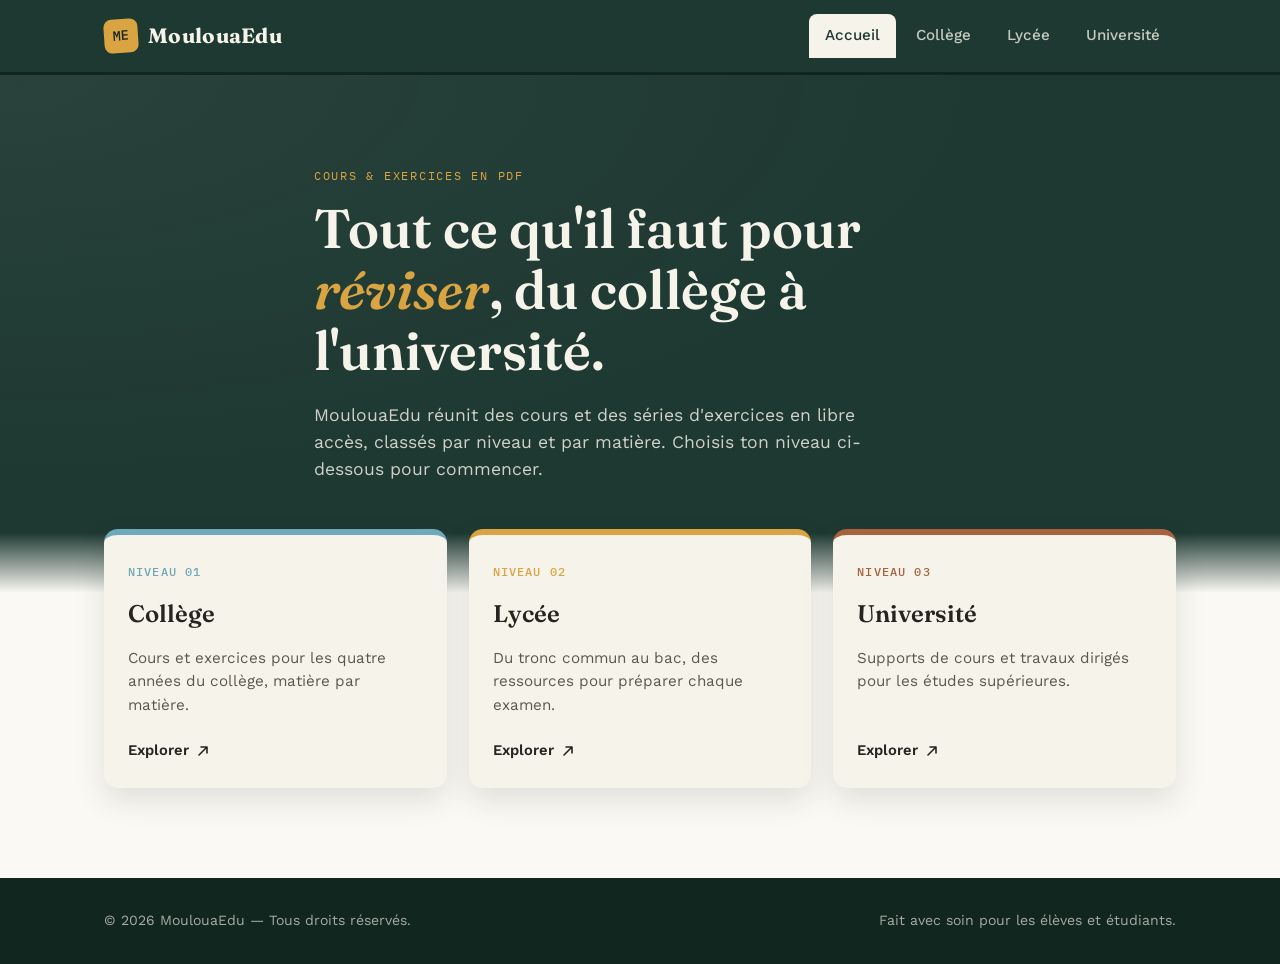
<file: index.html>
<!DOCTYPE html>
<html lang="fr">
<head>
  <meta charset="UTF-8" />
  <meta name="viewport" content="width=device-width, initial-scale=1.0" />
  <title>MoulouaEdu — Cours et exercices en PDF</title>
  <meta name="description" content="MoulouaEdu : cours et exercices en PDF pour le collège, le lycée et l'université." />
  <link rel="icon" href="images/logo.png" />
  <link rel="stylesheet" href="css/style.css" />
</head>
<body>

  <header class="site-header">
    <div class="nav-wrap">
      <a href="index.html" class="brand">
        <span class="brand__mark">ME</span>
        MoulouaEdu
      </a>

      <button class="nav-toggle" aria-label="Ouvrir le menu" aria-expanded="false">
        <svg width="24" height="24" viewBox="0 0 24 24" fill="none">
          <path d="M4 6h16M4 12h16M4 18h16" stroke="currentColor" stroke-width="2" stroke-linecap="round"/>
        </svg>
      </button>

      <nav class="nav-menu">
        <a href="index.html" class="is-active">Accueil</a>
        <a href="college.html" data-level="college">Collège</a>
        <a href="lycee.html" data-level="lycee">Lycée</a>
        <a href="universite.html" data-level="universite">Université</a>
      </nav>
    </div>
  </header>

  <section class="hero">
    <div class="container hero-inner">
      <span class="eyebrow">Cours &amp; exercices en PDF</span>
      <h1>Tout ce qu'il faut pour <em>réviser</em>, du collège à l'université.</h1>
      <p class="lead">
        MoulouaEdu réunit des cours et des séries d'exercices en libre accès,
        classés par niveau et par matière. Choisis ton niveau ci-dessous pour commencer.
      </p>
    </div>
  </section>

  <section class="levels">
    <div class="container level-grid">

      <a class="level-card" data-level="college" href="college.html">
        <span class="level-card__tab">Niveau 01</span>
        <h2>Collège</h2>
        <p>Cours et exercices pour les quatre années du collège, matière par matière.</p>
        <span class="level-card__link">
          Explorer
          <svg width="16" height="16" viewBox="0 0 16 16" fill="none"><path d="M4 12L12 4M12 4H6M12 4V10" stroke="currentColor" stroke-width="1.6" stroke-linecap="round" stroke-linejoin="round"/></svg>
        </span>
      </a>

      <a class="level-card" data-level="lycee" href="lycee.html">
        <span class="level-card__tab">Niveau 02</span>
        <h2>Lycée</h2>
        <p>Du tronc commun au bac, des ressources pour préparer chaque examen.</p>
        <span class="level-card__link">
          Explorer
          <svg width="16" height="16" viewBox="0 0 16 16" fill="none"><path d="M4 12L12 4M12 4H6M12 4V10" stroke="currentColor" stroke-width="1.6" stroke-linecap="round" stroke-linejoin="round"/></svg>
        </span>
      </a>

      <a class="level-card" data-level="universite" href="universite.html">
        <span class="level-card__tab">Niveau 03</span>
        <h2>Université</h2>
        <p>Supports de cours et travaux dirigés pour les études supérieures.</p>
        <span class="level-card__link">
          Explorer
          <svg width="16" height="16" viewBox="0 0 16 16" fill="none"><path d="M4 12L12 4M12 4H6M12 4V10" stroke="currentColor" stroke-width="1.6" stroke-linecap="round" stroke-linejoin="round"/></svg>
        </span>
      </a>

    </div>
  </section>

  <footer class="site-footer">
    <div class="container footer-inner">
      <span>© <span id="year"></span> MoulouaEdu — Tous droits réservés.</span>
      <span>Fait avec soin pour les élèves et étudiants.</span>
    </div>
  </footer>

  <script src="js/pdf-data.js"></script>
  <script src="js/script.js"></script>
</body>
</html>
</file>
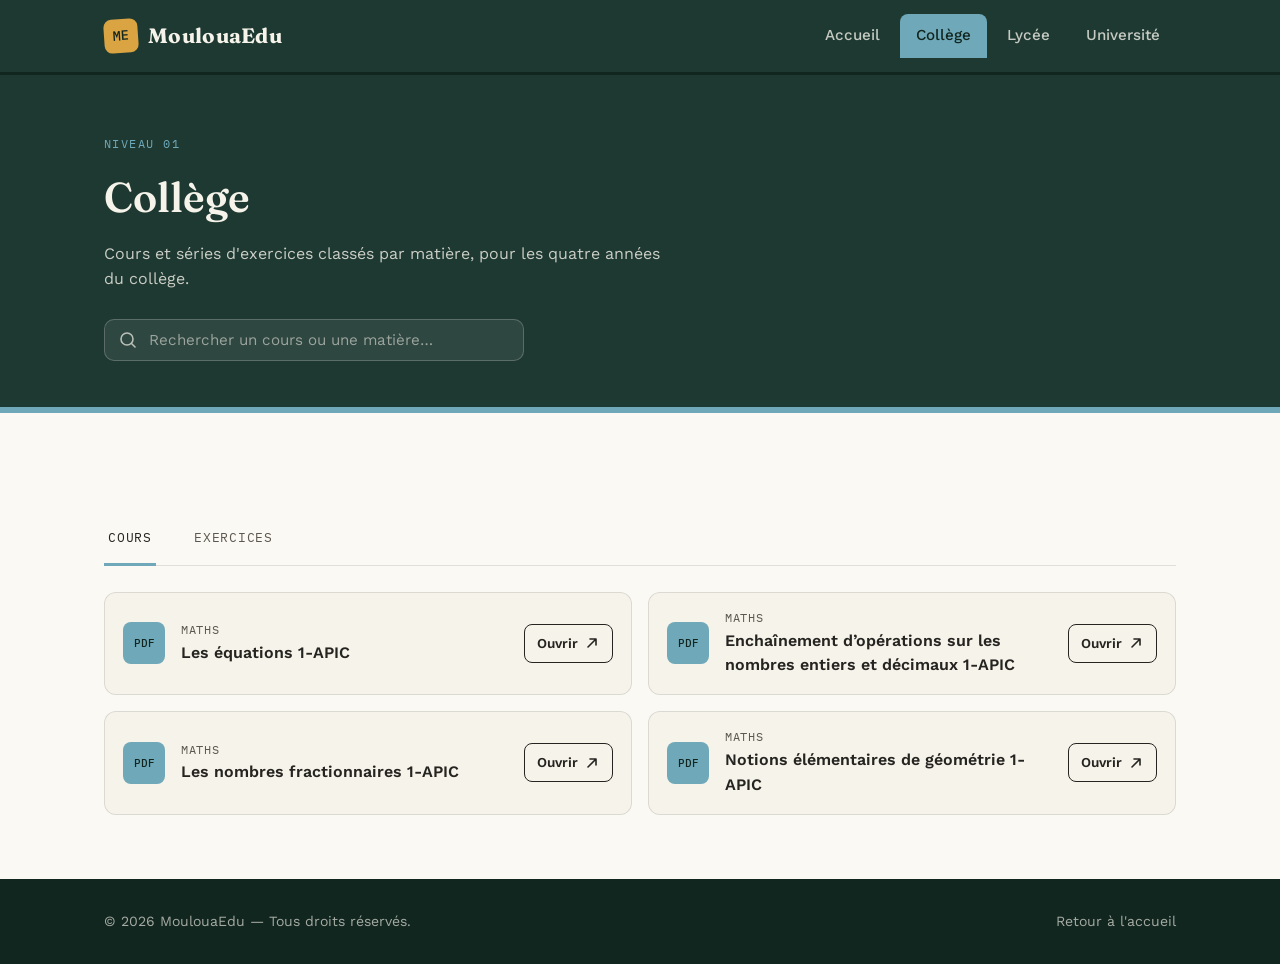
<file: college.html>
<!DOCTYPE html>
<html lang="fr">
<head>
  <meta charset="UTF-8" />
  <meta name="viewport" content="width=device-width, initial-scale=1.0" />
  <title>Collège — MoulouaEdu</title>
  <meta name="description" content="Cours et exercices en PDF pour le collège." />
  <link rel="icon" href="images/logo.png" />
  <link rel="stylesheet" href="css/style.css" />
</head>
<body data-level="college">

  <header class="site-header">
    <div class="nav-wrap">
      <a href="index.html" class="brand">
        <span class="brand__mark">ME</span>
        MoulouaEdu
      </a>

      <button class="nav-toggle" aria-label="Ouvrir le menu" aria-expanded="false">
        <svg width="24" height="24" viewBox="0 0 24 24" fill="none">
          <path d="M4 6h16M4 12h16M4 18h16" stroke="currentColor" stroke-width="2" stroke-linecap="round"/>
        </svg>
      </button>

      <nav class="nav-menu">
        <a href="index.html">Accueil</a>
        <a href="college.html" data-level="college" class="is-active">Collège</a>
        <a href="lycee.html" data-level="lycee">Lycée</a>
        <a href="universite.html" data-level="universite">Université</a>
      </nav>
    </div>
  </header>

  <section class="level-hero">
    <div class="container">
      <span class="eyebrow">Niveau 01</span>
      <h1>Collège</h1>
      <p>Cours et séries d'exercices classés par matière, pour les quatre années du collège.</p>

      <div class="search-bar">
        <svg width="18" height="18" viewBox="0 0 18 18" fill="none"><circle cx="8" cy="8" r="6" stroke="currentColor" stroke-width="1.6"/><path d="M12.5 12.5L16 16" stroke="currentColor" stroke-width="1.6" stroke-linecap="round"/></svg>
        <input type="text" class="search-input" placeholder="Rechercher un cours ou une matière…" />
      </div>
    </div>
  </section>

  <section class="section">
    <div class="container">

      <div class="tabs">
        <button class="tab-btn is-active" data-tab="cours">Cours</button>
        <button class="tab-btn" data-tab="exercices">Exercices</button>
      </div>

      <div class="tab-panel is-active" data-tab-panel="cours">
        <div class="pdf-grid" data-pdf-section="cours" data-niveau="college"></div>
      </div>

      <div class="tab-panel" data-tab-panel="exercices">
        <div class="pdf-grid" data-pdf-section="exercices" data-niveau="college"></div>
      </div>

    </div>
  </section>

  <footer class="site-footer">
    <div class="container footer-inner">
      <span>© <span id="year"></span> MoulouaEdu — Tous droits réservés.</span>
      <a href="index.html">Retour à l'accueil</a>
    </div>
  </footer>

  <script src="js/pdf-data.js"></script>
  <script src="js/script.js"></script>
  <script>
    document.querySelectorAll(".tab-btn").forEach((btn) => {
      btn.addEventListener("click", () => {
        document.querySelectorAll(".tab-btn").forEach((b) => b.classList.remove("is-active"));
        document.querySelectorAll(".tab-panel").forEach((p) => p.classList.remove("is-active"));
        btn.classList.add("is-active");
        document.querySelector(`[data-tab-panel="${btn.dataset.tab}"]`).classList.add("is-active");
      });
    });
  </script>
</body>
</html>
</file>
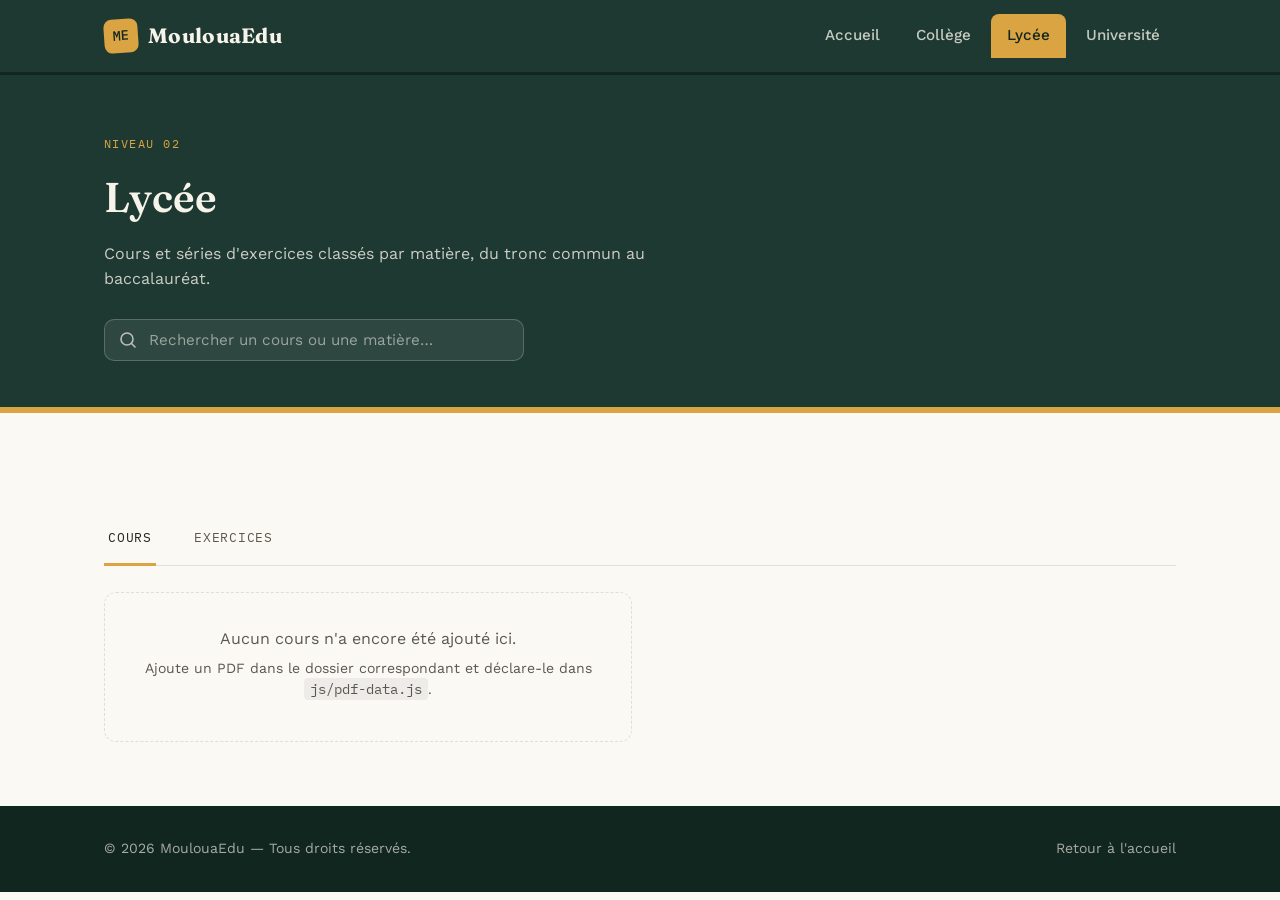
<file: lycee.html>
<!DOCTYPE html>
<html lang="fr">
<head>
  <meta charset="UTF-8" />
  <meta name="viewport" content="width=device-width, initial-scale=1.0" />
  <title>Lycée — MoulouaEdu</title>
  <meta name="description" content="Cours et exercices en PDF pour le lycée." />
  <link rel="icon" href="images/logo.png" />
  <link rel="stylesheet" href="css/style.css" />
</head>
<body data-level="lycee">

  <header class="site-header">
    <div class="nav-wrap">
      <a href="index.html" class="brand">
        <span class="brand__mark">ME</span>
        MoulouaEdu
      </a>

      <button class="nav-toggle" aria-label="Ouvrir le menu" aria-expanded="false">
        <svg width="24" height="24" viewBox="0 0 24 24" fill="none">
          <path d="M4 6h16M4 12h16M4 18h16" stroke="currentColor" stroke-width="2" stroke-linecap="round"/>
        </svg>
      </button>

      <nav class="nav-menu">
        <a href="index.html">Accueil</a>
        <a href="college.html" data-level="college">Collège</a>
        <a href="lycee.html" data-level="lycee" class="is-active">Lycée</a>
        <a href="universite.html" data-level="universite">Université</a>
      </nav>
    </div>
  </header>

  <section class="level-hero">
    <div class="container">
      <span class="eyebrow">Niveau 02</span>
      <h1>Lycée</h1>
      <p>Cours et séries d'exercices classés par matière, du tronc commun au baccalauréat.</p>

      <div class="search-bar">
        <svg width="18" height="18" viewBox="0 0 18 18" fill="none"><circle cx="8" cy="8" r="6" stroke="currentColor" stroke-width="1.6"/><path d="M12.5 12.5L16 16" stroke="currentColor" stroke-width="1.6" stroke-linecap="round"/></svg>
        <input type="text" class="search-input" placeholder="Rechercher un cours ou une matière…" />
      </div>
    </div>
  </section>

  <section class="section">
    <div class="container">

      <div class="tabs">
        <button class="tab-btn is-active" data-tab="cours">Cours</button>
        <button class="tab-btn" data-tab="exercices">Exercices</button>
      </div>

      <div class="tab-panel is-active" data-tab-panel="cours">
        <div class="pdf-grid" data-pdf-section="cours" data-niveau="lycee"></div>
      </div>

      <div class="tab-panel" data-tab-panel="exercices">
        <div class="pdf-grid" data-pdf-section="exercices" data-niveau="lycee"></div>
      </div>

    </div>
  </section>

  <footer class="site-footer">
    <div class="container footer-inner">
      <span>© <span id="year"></span> MoulouaEdu — Tous droits réservés.</span>
      <a href="index.html">Retour à l'accueil</a>
    </div>
  </footer>

  <script src="js/pdf-data.js"></script>
  <script src="js/script.js"></script>
  <script>
    document.querySelectorAll(".tab-btn").forEach((btn) => {
      btn.addEventListener("click", () => {
        document.querySelectorAll(".tab-btn").forEach((b) => b.classList.remove("is-active"));
        document.querySelectorAll(".tab-panel").forEach((p) => p.classList.remove("is-active"));
        btn.classList.add("is-active");
        document.querySelector(`[data-tab-panel="${btn.dataset.tab}"]`).classList.add("is-active");
      });
    });
  </script>
</body>
</html>
</file>
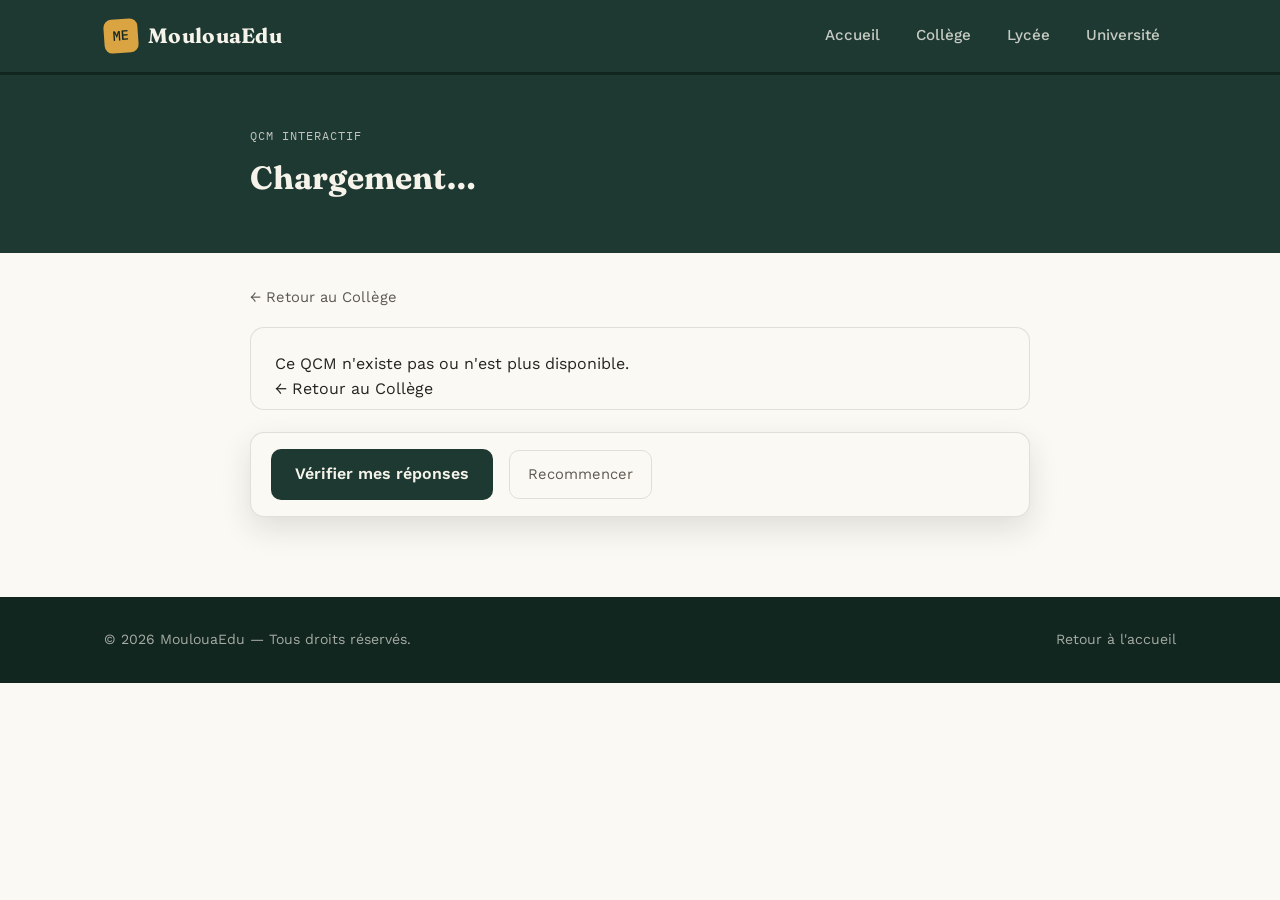
<file: quiz.html>
<!DOCTYPE html>
<html lang="fr">
<head>
<meta charset="UTF-8" />
<meta name="viewport" content="width=device-width, initial-scale=1.0" />
<title>QCM interactif — MoulouaEdu</title>
<meta name="description" content="Exercices interactifs corrigés automatiquement." />
<link rel="icon" href="images/logo.png" />
<link rel="stylesheet" href="css/style.css" />
<style>
  .quiz-hero {
    background: var(--board);
    color: var(--chalk);
    padding: 48px 0 40px;
  }
  .quiz-hero .container { max-width: 820px; margin: 0 auto; padding: 0 20px; }
  .quiz-hero .eyebrow {
    font-family: var(--font-mono);
    font-size: 0.78rem;
    letter-spacing: 0.08em;
    text-transform: uppercase;
    opacity: 0.75;
  }
  .quiz-hero h1 { font-size: 2rem; margin: 6px 0 10px; }
  .quiz-hero p { opacity: 0.9; max-width: 60ch; }

  .quiz-wrap { max-width: 820px; margin: 0 auto; padding: 32px 20px 80px; }

  .quiz-section {
    background: var(--paper);
    border: 1px solid var(--line);
    border-radius: var(--radius);
    padding: 24px 24px 8px;
    margin-bottom: 22px;
  }
  .quiz-section h2 {
    font-size: 1.15rem;
    color: var(--board);
    border-bottom: 2px solid var(--accent-college);
    padding-bottom: 10px;
    margin-bottom: 18px;
  }

  .quiz-row {
    display: flex;
    align-items: center;
    gap: 10px;
    font-family: var(--font-mono);
    font-size: 1.05rem;
    margin-bottom: 18px;
    flex-wrap: wrap;
  }
  .quiz-row .num {
    font-family: var(--font-body);
    font-weight: 600;
    color: var(--ink-soft);
    min-width: 22px;
  }
  .quiz-row input[type="text"] {
    width: 90px;
    padding: 8px 10px;
    border: 1.5px solid var(--line);
    border-radius: 8px;
    font-family: var(--font-mono);
    font-size: 1.05rem;
    text-align: center;
    background: var(--chalk);
    color: var(--ink);
    transition: border-color .15s, background .15s;
  }
  .quiz-row input[type="text"]:focus {
    outline: none;
    border-color: var(--accent-college);
  }
  .quiz-row input.is-correct {
    background: #e2f4e6;
    border-color: #4b9b63;
    color: #1f5c33;
  }
  .quiz-row input.is-wrong {
    background: #fbe7e5;
    border-color: #c25c4f;
    color: #8a2f24;
  }

  .probleme-text { font-family: var(--font-body); font-size: 1rem; margin-bottom: 14px; }
  .probleme-text p { margin-bottom: 4px; }

  .quiz-actions {
    position: sticky;
    bottom: 16px;
    display: flex;
    align-items: center;
    gap: 16px;
    flex-wrap: wrap;
    background: var(--paper);
    border: 1px solid var(--line);
    border-radius: var(--radius);
    padding: 16px 20px;
    box-shadow: var(--shadow);
  }
  .btn-check {
    background: var(--board);
    color: var(--chalk);
    border: none;
    border-radius: 10px;
    padding: 13px 24px;
    font-weight: 600;
    font-size: 1rem;
  }
  .btn-check:hover { background: var(--board-dark); }
  .btn-reset {
    background: transparent;
    color: var(--ink-soft);
    border: 1.5px solid var(--line);
    border-radius: 10px;
    padding: 12px 18px;
    font-size: 0.92rem;
  }
  .btn-reset:hover { border-color: var(--ink-soft); }

  .score-display {
    font-family: var(--font-mono);
    font-weight: 600;
    font-size: 1.15rem;
    color: var(--ink);
  }
  .score-display.good { color: #1f5c33; }
  .score-display.mid { color: #8a6d1f; }
  .score-display.bad { color: #8a2f24; }

  .back-link {
    display: inline-block;
    margin-bottom: 18px;
    font-size: 0.92rem;
    color: var(--ink-soft);
  }
  .back-link:hover { color: var(--board); }
</style>
</head>
<body>

  <header class="site-header">
    <div class="nav-wrap">
      <a href="index.html" class="brand">
        <span class="brand__mark">ME</span>
        MoulouaEdu
      </a>
      <button class="nav-toggle" aria-label="Ouvrir le menu" aria-expanded="false">
        <svg width="24" height="24" viewBox="0 0 24 24" fill="none">
          <path d="M4 6h16M4 12h16M4 18h16" stroke="currentColor" stroke-width="2" stroke-linecap="round"/>
        </svg>
      </button>
      <nav class="nav-menu">
        <a href="index.html">Accueil</a>
        <a href="college.html" data-level="college">Collège</a>
        <a href="lycee.html" data-level="lycee">Lycée</a>
        <a href="universite.html" data-level="universite">Université</a>
      </nav>
    </div>
  </header>

  <section class="quiz-hero">
    <div class="container">
      <span class="eyebrow">QCM interactif</span>
      <h1 id="quiz-title">Chargement…</h1>
      <p id="quiz-subtitle"></p>
    </div>
  </section>

  <div class="quiz-wrap">
    <a class="back-link" href="college.html">&larr; Retour au Collège</a>

    <div id="quiz-container">
      <div class="quiz-section"><p>Chargement du QCM…</p></div>
    </div>

    <div class="quiz-actions">
      <button type="button" class="btn-check" id="check-btn">Vérifier mes réponses</button>
      <button type="button" class="btn-reset" id="reset-btn">Recommencer</button>
      <span class="score-display" id="score-display"></span>
    </div>
  </div>

  <footer class="site-footer">
    <div class="container footer-inner">
      <span>© <span id="year"></span> MoulouaEdu — Tous droits réservés.</span>
      <a href="index.html">Retour à l'accueil</a>
    </div>
  </footer>

  <script src="js/quiz-data.js"></script>
  <script src="js/quiz-engine.js"></script>
  <script src="js/script.js"></script>
</body>
</html>
</file>
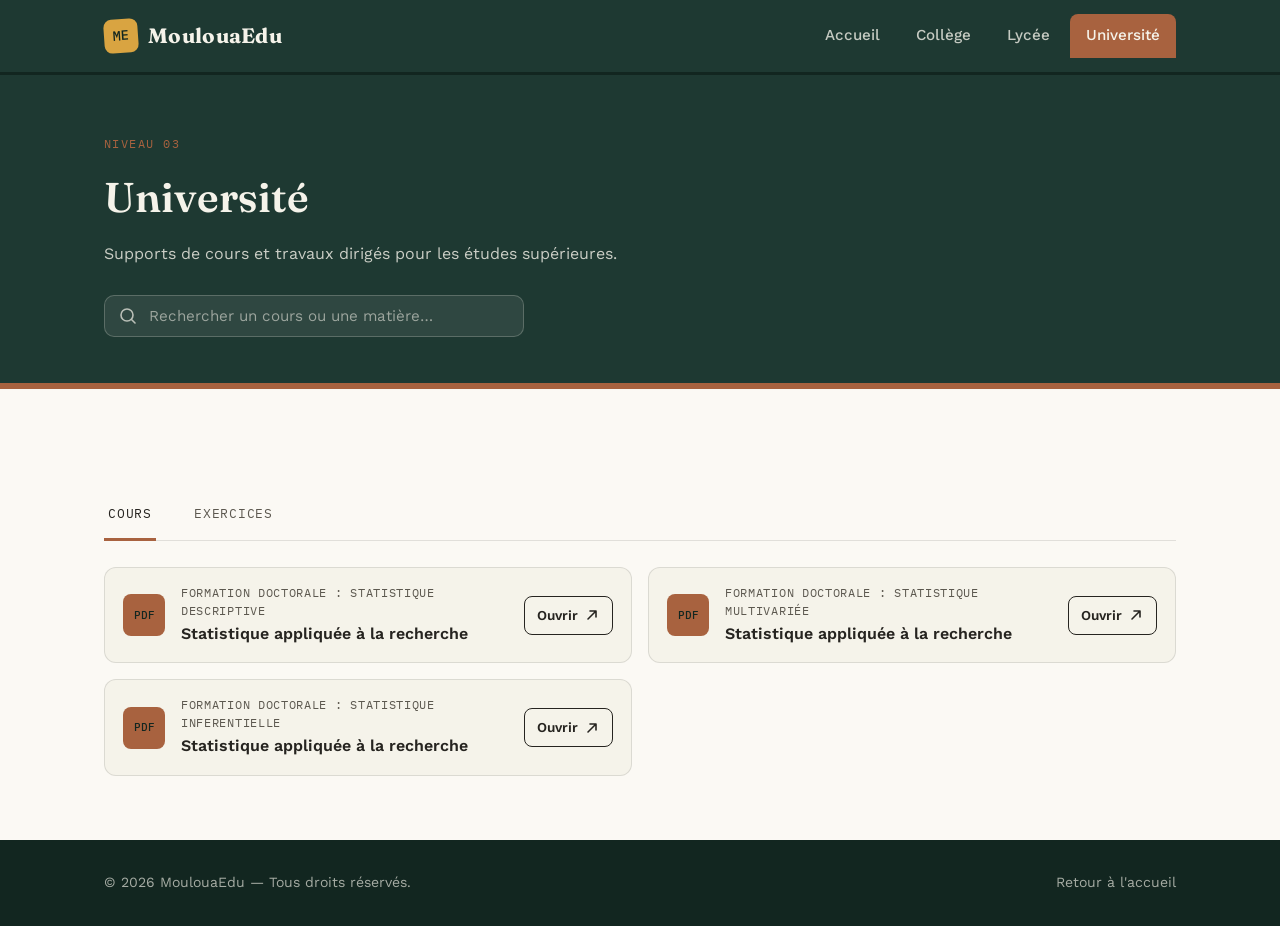
<file: universite.html>
<!DOCTYPE html>
<html lang="fr">
<head>
  <meta charset="UTF-8" />
  <meta name="viewport" content="width=device-width, initial-scale=1.0" />
  <title>Université — MoulouaEdu</title>
  <meta name="description" content="Cours et exercices en PDF pour l'université." />
  <link rel="icon" href="images/logo.png" />
  <link rel="stylesheet" href="css/style.css" />
</head>
<body data-level="universite">

  <header class="site-header">
    <div class="nav-wrap">
      <a href="index.html" class="brand">
        <span class="brand__mark">ME</span>
        MoulouaEdu
      </a>

      <button class="nav-toggle" aria-label="Ouvrir le menu" aria-expanded="false">
        <svg width="24" height="24" viewBox="0 0 24 24" fill="none">
          <path d="M4 6h16M4 12h16M4 18h16" stroke="currentColor" stroke-width="2" stroke-linecap="round"/>
        </svg>
      </button>

      <nav class="nav-menu">
        <a href="index.html">Accueil</a>
        <a href="college.html" data-level="college">Collège</a>
        <a href="lycee.html" data-level="lycee">Lycée</a>
        <a href="universite.html" data-level="universite" class="is-active">Université</a>
      </nav>
    </div>
  </header>

  <section class="level-hero">
    <div class="container">
      <span class="eyebrow">Niveau 03</span>
      <h1>Université</h1>
      <p>Supports de cours et travaux dirigés pour les études supérieures.</p>

      <div class="search-bar">
        <svg width="18" height="18" viewBox="0 0 18 18" fill="none"><circle cx="8" cy="8" r="6" stroke="currentColor" stroke-width="1.6"/><path d="M12.5 12.5L16 16" stroke="currentColor" stroke-width="1.6" stroke-linecap="round"/></svg>
        <input type="text" class="search-input" placeholder="Rechercher un cours ou une matière…" />
      </div>
    </div>
  </section>

  <section class="section">
    <div class="container">

      <div class="tabs">
        <button class="tab-btn is-active" data-tab="cours">Cours</button>
        <button class="tab-btn" data-tab="exercices">Exercices</button>
      </div>

      <div class="tab-panel is-active" data-tab-panel="cours">
        <div class="pdf-grid" data-pdf-section="cours" data-niveau="universite"></div>
      </div>

      <div class="tab-panel" data-tab-panel="exercices">
        <div class="pdf-grid" data-pdf-section="exercices" data-niveau="universite"></div>
      </div>

    </div>
  </section>

  <footer class="site-footer">
    <div class="container footer-inner">
      <span>© <span id="year"></span> MoulouaEdu — Tous droits réservés.</span>
      <a href="index.html">Retour à l'accueil</a>
    </div>
  </footer>

  <script src="js/pdf-data.js"></script>
  <script src="js/script.js"></script>
  <script>
    document.querySelectorAll(".tab-btn").forEach((btn) => {
      btn.addEventListener("click", () => {
        document.querySelectorAll(".tab-btn").forEach((b) => b.classList.remove("is-active"));
        document.querySelectorAll(".tab-panel").forEach((p) => p.classList.remove("is-active"));
        btn.classList.add("is-active");
        document.querySelector(`[data-tab-panel="${btn.dataset.tab}"]`).classList.add("is-active");
      });
    });
  </script>
</body>
</html>
</file>
<file: css/style.css>
/* ============================================================
   MoulouaEdu — style.css
   Direction : "cahier & tableau noir" — l'identité d'un cahier
   d'école marocain, revisité en propre et moderne.
   ============================================================ */

@import url("https://fonts.googleapis.com/css2?family=Fraunces:opsz,wght@9..144,500;9..144,600;9..144,700&family=Work+Sans:wght@400;500;600&family=IBM+Plex+Mono:wght@500&display=swap");

:root {
  /* Palette */
  --board: #1e3932;
  --board-dark: #122620;
  --chalk: #f5f3ea;
  --paper: #fbf9f4;
  --ink: #262420;
  --ink-soft: #5c584f;
  --line: rgba(38, 36, 32, 0.12);

  /* Accents par niveau */
  --accent-college: #6fa8b8;   /* craie bleue  */
  --accent-lycee: #d9a441;     /* craie or     */
  --accent-univ: #a8623f;      /* craie rouille*/
  --accent: var(--accent-college);

  /* Typo */
  --font-display: "Fraunces", Georgia, serif;
  --font-body: "Work Sans", system-ui, sans-serif;
  --font-mono: "IBM Plex Mono", monospace;

  --radius: 14px;
  --shadow: 0 12px 30px rgba(20, 30, 25, 0.12);
}

/* ---------- Reset ---------- */
* { box-sizing: border-box; }
html { scroll-behavior: smooth; }
body {
  margin: 0;
  background: var(--paper);
  color: var(--ink);
  font-family: var(--font-body);
  line-height: 1.55;
  -webkit-font-smoothing: antialiased;
}
img { max-width: 100%; display: block; }
a { color: inherit; text-decoration: none; }
ul { list-style: none; margin: 0; padding: 0; }
h1, h2, h3 { font-family: var(--font-display); margin: 0; }
p { margin: 0; }
button { font: inherit; cursor: pointer; }

:focus-visible {
  outline: 2.5px solid var(--accent);
  outline-offset: 3px;
}

.container {
  width: 100%;
  max-width: 1120px;
  margin: 0 auto;
  padding: 0 24px;
}

/* ============================================================
   HEADER / NAV — style "onglets de cahier"
   ============================================================ */
.site-header {
  position: sticky;
  top: 0;
  z-index: 50;
  background: var(--board);
  color: var(--chalk);
  border-bottom: 3px solid var(--board-dark);
}

.nav-wrap {
  display: flex;
  align-items: center;
  justify-content: space-between;
  padding: 14px 24px;
  max-width: 1120px;
  margin: 0 auto;
}

.brand {
  display: flex;
  align-items: center;
  gap: 10px;
  font-family: var(--font-display);
  font-weight: 700;
  font-size: 1.3rem;
  color: var(--chalk);
  letter-spacing: 0.3px;
}

.brand__mark {
  width: 34px;
  height: 34px;
  border-radius: 8px;
  background: var(--accent-lycee);
  display: flex;
  align-items: center;
  justify-content: center;
  font-family: var(--font-mono);
  font-weight: 500;
  font-size: 0.85rem;
  color: var(--board-dark);
  transform: rotate(-4deg);
}

.nav-toggle {
  display: none;
  background: none;
  border: none;
  color: var(--chalk);
  padding: 6px;
}
.nav-toggle svg { display: block; }

.nav-menu {
  display: flex;
  gap: 4px;
}

.nav-menu a {
  position: relative;
  display: block;
  padding: 10px 16px;
  font-size: 0.95rem;
  font-weight: 500;
  color: rgba(245, 243, 234, 0.78);
  border-radius: 8px 8px 0 0;
  transition: color 0.15s ease, background 0.15s ease;
}

.nav-menu a:hover {
  color: var(--chalk);
  background: rgba(245, 243, 234, 0.06);
}

.nav-menu a.is-active {
  color: var(--board);
  background: var(--chalk);
}

.nav-menu a[data-level="college"].is-active { background: var(--accent-college); color: var(--board-dark); }
.nav-menu a[data-level="lycee"].is-active { background: var(--accent-lycee); color: var(--board-dark); }
.nav-menu a[data-level="universite"].is-active { background: var(--accent-univ); color: var(--chalk); }

/* ============================================================
   HERO (page d'accueil) — le "tableau noir"
   ============================================================ */
.hero {
  background:
    radial-gradient(ellipse at top left, rgba(245,243,234,0.05), transparent 55%),
    var(--board);
  color: var(--chalk);
  padding: 88px 0 110px;
  position: relative;
  overflow: hidden;
}

.hero::after {
  content: "";
  position: absolute;
  inset: auto 0 0 0;
  height: 60px;
  background: linear-gradient(to bottom, transparent, var(--paper));
  pointer-events: none;
}

.hero-inner {
  position: relative;
  z-index: 2;
  max-width: 700px;
}

.hero .eyebrow {
  font-family: var(--font-mono);
  font-size: 0.78rem;
  letter-spacing: 0.14em;
  text-transform: uppercase;
  color: var(--accent-lycee);
  display: inline-block;
  padding-bottom: 14px;
}

.hero h1 {
  font-size: clamp(2.2rem, 5vw, 3.4rem);
  font-weight: 600;
  line-height: 1.12;
}

.hero h1 em {
  font-style: italic;
  color: var(--accent-lycee);
}

.hero p.lead {
  margin-top: 20px;
  font-size: 1.1rem;
  color: rgba(245, 243, 234, 0.82);
  max-width: 52ch;
}

.hero .hero-doodle {
  position: absolute;
  right: 24px;
  top: 30px;
  opacity: 0.5;
}

/* ---------- Cartes des niveaux (index) ---------- */
.levels {
  margin-top: -64px;
  position: relative;
  z-index: 3;
  padding-bottom: 90px;
}

.level-grid {
  display: grid;
  grid-template-columns: repeat(3, 1fr);
  gap: 22px;
}

.level-card {
  background: var(--chalk);
  border-radius: var(--radius);
  padding: 28px 24px 26px;
  box-shadow: var(--shadow);
  border-top: 6px solid var(--card-accent, var(--accent-college));
  transition: transform 0.18s ease, box-shadow 0.18s ease;
  display: flex;
  flex-direction: column;
  gap: 14px;
}

.level-card:hover {
  transform: translateY(-4px);
  box-shadow: 0 18px 36px rgba(20, 30, 25, 0.18);
}

.level-card[data-level="college"] { --card-accent: var(--accent-college); }
.level-card[data-level="lycee"] { --card-accent: var(--accent-lycee); }
.level-card[data-level="universite"] { --card-accent: var(--accent-univ); }

.level-card__tab {
  font-family: var(--font-mono);
  font-size: 0.72rem;
  letter-spacing: 0.1em;
  text-transform: uppercase;
  color: var(--card-accent);
  font-weight: 500;
}

.level-card h2 {
  font-size: 1.5rem;
  font-weight: 600;
  color: var(--ink);
}

.level-card p {
  color: var(--ink-soft);
  font-size: 0.95rem;
}

.level-card__link {
  margin-top: auto;
  display: inline-flex;
  align-items: center;
  gap: 6px;
  font-weight: 600;
  font-size: 0.92rem;
  color: var(--ink);
  padding-top: 8px;
}

.level-card__link svg { transition: transform 0.15s ease; }
.level-card:hover .level-card__link svg { transform: translateX(3px); }

/* ============================================================
   Sections génériques
   ============================================================ */
.section {
  padding: 64px 0;
}

.section-head {
  max-width: 640px;
  margin-bottom: 36px;
}

.section-head .eyebrow {
  font-family: var(--font-mono);
  font-size: 0.75rem;
  letter-spacing: 0.12em;
  text-transform: uppercase;
  color: var(--accent);
  font-weight: 500;
}

.section-head h2 {
  font-size: 1.9rem;
  margin-top: 8px;
  font-weight: 600;
}

.section-head p {
  color: var(--ink-soft);
  margin-top: 10px;
}

body[data-level="college"] { --accent: var(--accent-college); }
body[data-level="lycee"] { --accent: var(--accent-lycee); }
body[data-level="universite"] { --accent: var(--accent-univ); }

/* ---------- Page de niveau : en-tête façon onglet de classeur ---------- */
.level-hero {
  background: var(--board);
  color: var(--chalk);
  padding: 56px 0 46px;
  border-bottom: 6px solid var(--accent);
}

.level-hero .eyebrow {
  font-family: var(--font-mono);
  font-size: 0.75rem;
  letter-spacing: 0.12em;
  text-transform: uppercase;
  color: var(--accent);
}

.level-hero h1 {
  font-size: clamp(1.8rem, 4vw, 2.6rem);
  margin-top: 10px;
  font-weight: 600;
}

.level-hero p {
  margin-top: 12px;
  color: rgba(245, 243, 234, 0.8);
  max-width: 58ch;
}

/* ---------- Barre de recherche ---------- */
.search-bar {
  margin-top: 28px;
  display: flex;
  align-items: center;
  gap: 10px;
  background: rgba(245, 243, 234, 0.08);
  border: 1px solid rgba(245, 243, 234, 0.22);
  border-radius: 10px;
  padding: 10px 14px;
  max-width: 420px;
}

.search-bar svg { flex-shrink: 0; opacity: 0.7; }

.search-input {
  background: none;
  border: none;
  color: var(--chalk);
  font-family: var(--font-body);
  font-size: 0.95rem;
  width: 100%;
}
.search-input::placeholder { color: rgba(245, 243, 234, 0.55); }
.search-input:focus { outline: none; }

/* ---------- Onglets Cours / Exercices ---------- */
.tabs {
  display: flex;
  gap: 8px;
  margin: 40px 0 26px;
  border-bottom: 1px solid var(--line);
}

.tab-btn {
  background: none;
  border: none;
  padding: 10px 4px 14px;
  margin-right: 26px;
  font-family: var(--font-mono);
  font-size: 0.82rem;
  letter-spacing: 0.06em;
  text-transform: uppercase;
  color: var(--ink-soft);
  border-bottom: 3px solid transparent;
  transform: translateY(1px);
}

.tab-btn.is-active {
  color: var(--ink);
  border-bottom-color: var(--accent);
}

.tab-panel { display: none; }
.tab-panel.is-active { display: block; }

/* ---------- Grille de PDF ---------- */
.pdf-grid {
  display: grid;
  grid-template-columns: repeat(2, 1fr);
  gap: 16px;
}

.pdf-card {
  display: flex;
  align-items: center;
  gap: 16px;
  background: var(--chalk);
  border: 1px solid var(--line);
  border-radius: 12px;
  padding: 16px 18px;
  transition: border-color 0.15s ease, transform 0.15s ease;
}

.pdf-card:hover {
  border-color: var(--accent);
  transform: translateY(-2px);
}

.pdf-card__icon {
  flex-shrink: 0;
  width: 42px;
  height: 42px;
  border-radius: 8px;
  background: var(--accent);
  color: var(--board-dark);
  font-family: var(--font-mono);
  font-size: 0.68rem;
  font-weight: 500;
  display: flex;
  align-items: center;
  justify-content: center;
}

.pdf-card__body { flex: 1; min-width: 0; }

.pdf-card__matiere {
  font-family: var(--font-mono);
  font-size: 0.72rem;
  text-transform: uppercase;
  letter-spacing: 0.06em;
  color: var(--ink-soft);
}

.pdf-card__titre {
  font-family: var(--font-body);
  font-size: 1rem;
  font-weight: 600;
  margin-top: 2px;
  color: var(--ink);
  overflow-wrap: anywhere;
}

.pdf-card__link {
  flex-shrink: 0;
  display: inline-flex;
  align-items: center;
  gap: 6px;
  font-size: 0.85rem;
  font-weight: 600;
  color: var(--ink);
  padding: 8px 12px;
  border: 1.5px solid var(--ink);
  border-radius: 8px;
  transition: background 0.15s ease, color 0.15s ease;
}

.pdf-card__link:hover {
  background: var(--ink);
  color: var(--chalk);
}

/* ---------- État vide ---------- */
.empty-state {
  border: 1.5px dashed var(--line);
  border-radius: 12px;
  padding: 34px 26px;
  text-align: center;
  color: var(--ink-soft);
}

.empty-state p { margin-bottom: 6px; }
.empty-state__hint { font-size: 0.88rem; }
.empty-state code {
  font-family: var(--font-mono);
  background: rgba(38, 36, 32, 0.06);
  padding: 2px 6px;
  border-radius: 4px;
}

/* ============================================================
   FOOTER
   ============================================================ */
.site-footer {
  background: var(--board-dark);
  color: rgba(245, 243, 234, 0.65);
  padding: 32px 0;
  font-size: 0.88rem;
}

.footer-inner {
  display: flex;
  justify-content: space-between;
  align-items: center;
  flex-wrap: wrap;
  gap: 10px;
}

/* ============================================================
   Responsive
   ============================================================ */
@media (max-width: 860px) {
  .level-grid { grid-template-columns: 1fr; }
  .pdf-grid { grid-template-columns: 1fr; }
}

@media (max-width: 720px) {
  .nav-toggle { display: block; }

  .nav-menu {
    display: none;
    position: absolute;
    top: 100%;
    left: 0;
    right: 0;
    flex-direction: column;
    background: var(--board);
    padding: 8px 16px 16px;
    border-bottom: 3px solid var(--board-dark);
  }

  .nav-menu.is-open { display: flex; }

  .nav-menu a { border-radius: 8px; }

  .hero { padding: 60px 0 90px; }
  .levels { margin-top: -56px; }

  .pdf-card {
    flex-wrap: wrap;
  }
  .pdf-card__link { margin-left: auto; }
}
</file>
